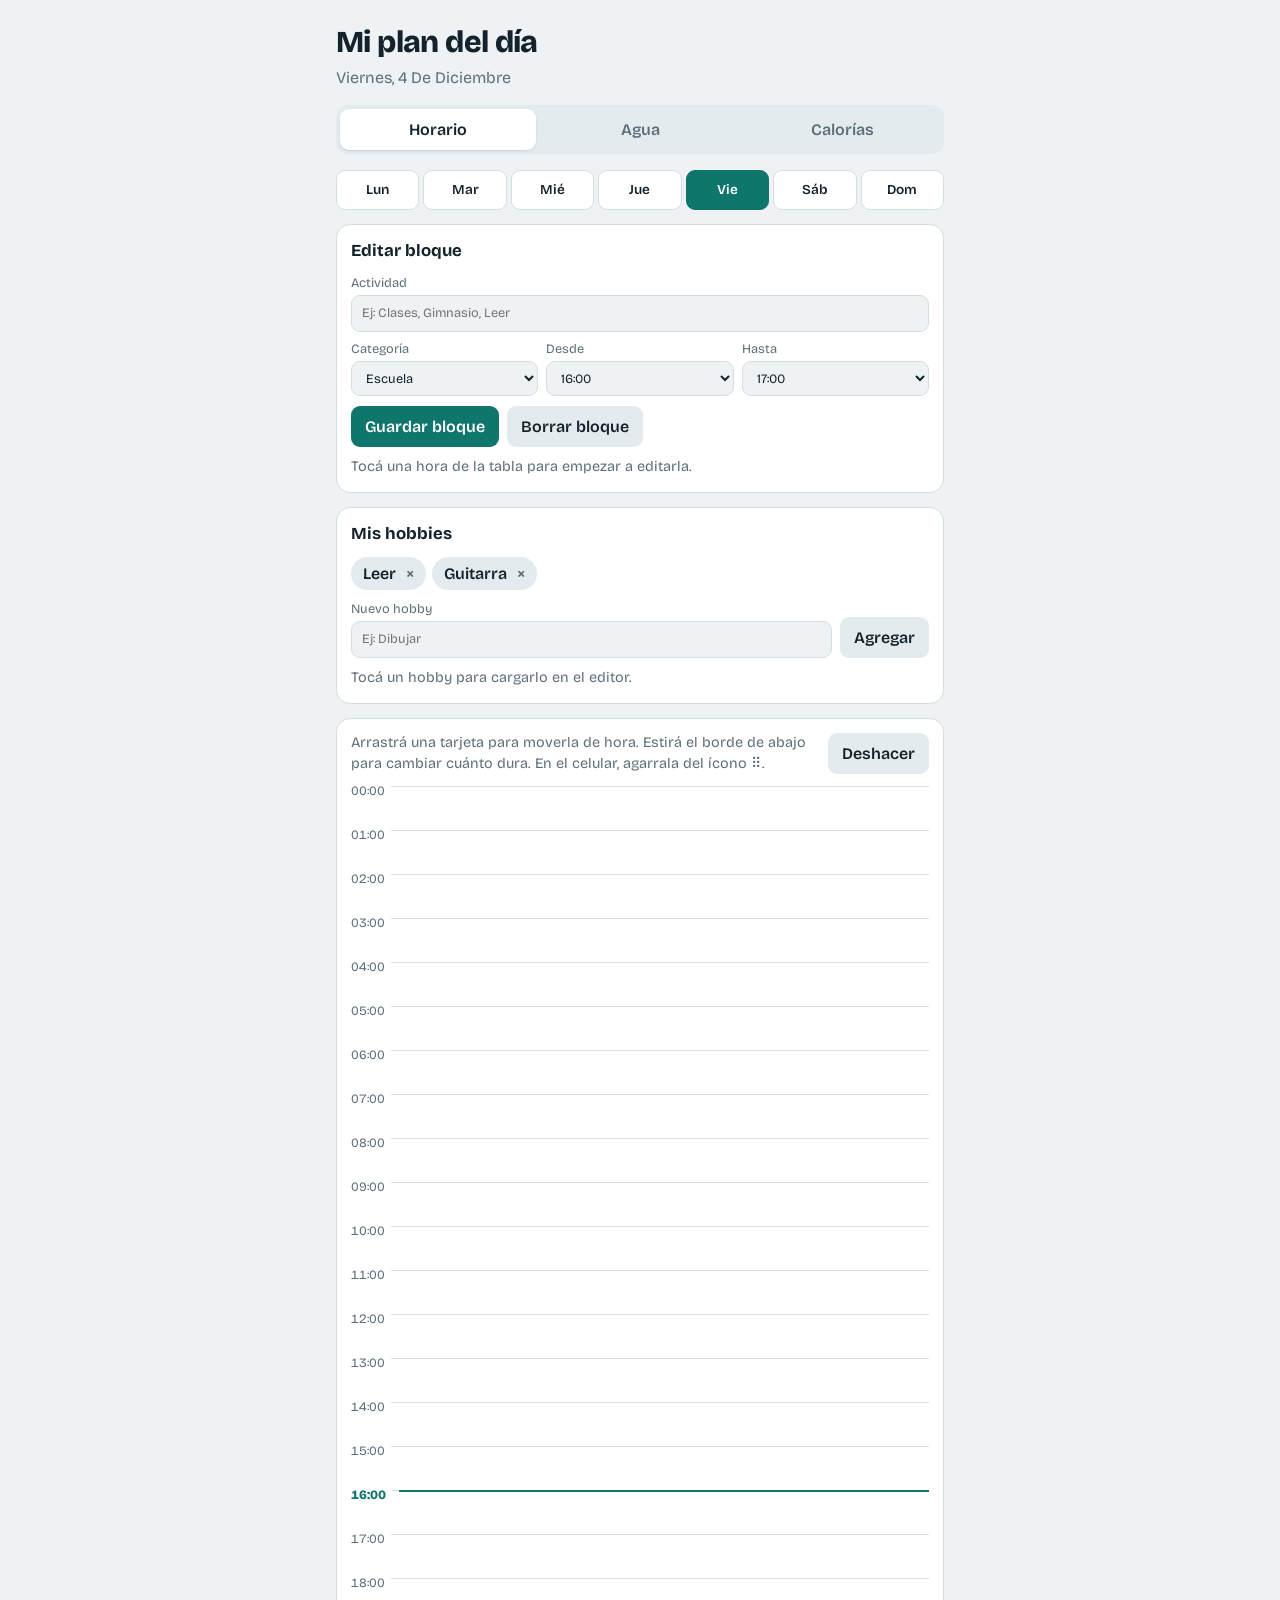
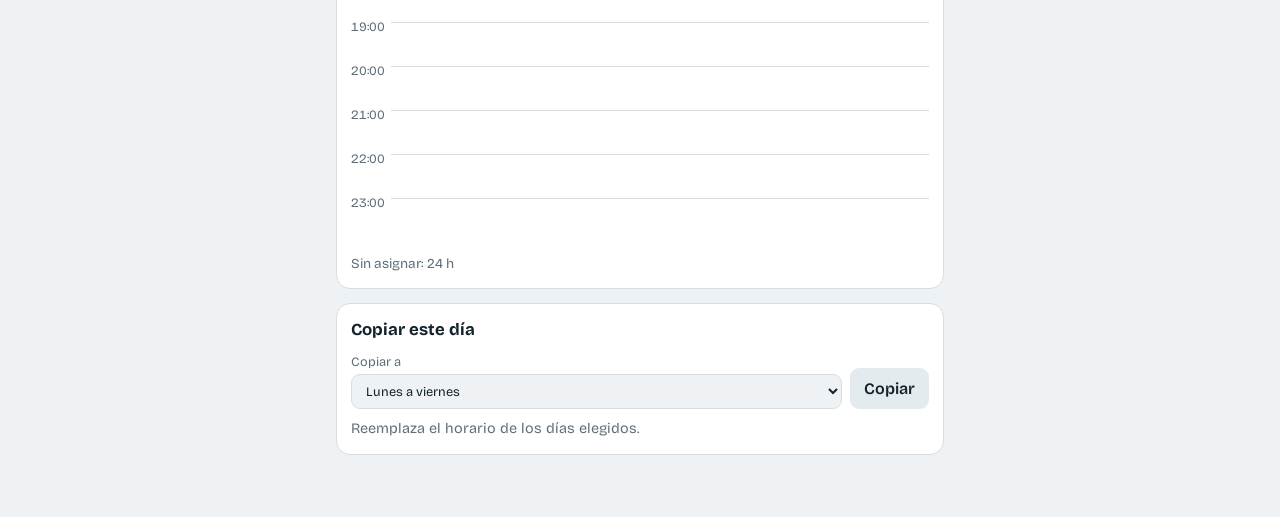
<file: index.html>
<!DOCTYPE html>
<html lang="es">
<head>
<meta charset="utf-8">
<meta name="viewport" content="width=device-width, initial-scale=1, viewport-fit=cover">
<title>Mi plan del día</title>
<link href="https://fonts.googleapis.com/css2?family=Bricolage+Grotesque:wght@400;600;800&display=swap" rel="stylesheet">
<link rel="stylesheet" href="style.css">
</head>
<body>
<main>
  <h1>Mi plan del día</h1>
  <p class="sub" id="fecha"></p>
  <nav role="tablist">
    <button role="tab" data-tab="plan" aria-selected="true">Horario</button>
    <button role="tab" data-tab="agua" aria-selected="false">Agua</button>
    <button role="tab" data-tab="cal" aria-selected="false">Calorías</button>
  </nav>

  <section id="plan">
    <div class="days" id="days" role="group" aria-label="Día de la semana"></div>
    <div class="card">
      <h2>Editar bloque</h2>
      <div class="form">
        <label style="flex-basis:100%">Actividad<input id="e-t" placeholder="Ej: Clases, Gimnasio, Leer"></label>
        <label>Categoría<select id="e-c"></select></label>
        <label>Desde<select id="e-a"></select></label>
        <label>Hasta<select id="e-b"></select></label>
      </div>
      <div class="form" style="margin-top:10px">
        <button class="btn" data-act="guardar">Guardar bloque</button>
        <button class="btn alt" data-act="borrar">Borrar bloque</button>
      </div>
      <p class="mut" style="margin:10px 0 0">Tocá una hora de la tabla para empezar a editarla.</p>
    </div>
    <div class="card">
      <h2>Mis hobbies</h2>
      <div class="chips" id="hobbies"></div>
      <div class="form" style="margin-top:10px">
        <label>Nuevo hobby<input id="h-n" placeholder="Ej: Dibujar"></label>
        <button class="btn alt" data-act="addhobby">Agregar</button>
      </div>
      <p class="mut" style="margin:10px 0 0">Tocá un hobby para cargarlo en el editor.</p>
    </div>
    <div class="card">
      <div class="form" style="margin-bottom:12px;justify-content:space-between;align-items:center">
        <span class="mut" style="flex:1 1 220px">Arrastrá una tarjeta para moverla de hora. Estirá el borde de abajo para cambiar cuánto dura. En el celular, agarrala del ícono ⠿.</span>
        <button class="btn alt" data-act="undo">Deshacer</button>
      </div>
      <div id="grid"></div>
      <div class="tot" id="tot" style="margin-top:12px"></div>
    </div>
    <div class="card">
      <h2>Copiar este día</h2>
      <div class="form">
        <label>Copiar a<select id="cp-to">
          <option value="lv">Lunes a viernes</option>
          <option value="fs">Sábado y domingo</option>
          <option value="all">Todos los días</option>
        </select></label>
        <button class="btn alt" data-act="copiar">Copiar</button>
      </div>
      <p class="mut" id="cp-n" style="margin:10px 0 0">Reemplaza el horario de los días elegidos.</p>
    </div>
  </section>

  <section id="agua" hidden>
    <div class="card">
      <div class="big"><span id="w-v">0</span> <small>ml de <span id="w-g"></span></small></div>
      <div class="bar"><div id="w-b" style="background:var(--water);width:0"></div></div>
      <div class="form">
        <button class="btn" data-act="w" data-v="250">+ 250 ml</button>
        <button class="btn" data-act="w" data-v="500">+ 500 ml</button>
        <button class="btn alt" data-act="wundo">Deshacer último</button>
      </div>
      <div class="form" style="margin-top:12px">
        <label>Otra cantidad (ml)<input id="w-c" type="number" inputmode="numeric" min="1"></label>
        <button class="btn alt" data-act="wcustom">Sumar</button>
        <label>Meta diaria (ml)<input id="w-goal" type="number" inputmode="numeric" min="500"></label>
      </div>
      <p class="mut" id="w-n" style="margin:12px 0 0"></p>
    </div>
  </section>

  <section id="cal" hidden>
    <div class="card">
      <div class="big"><span id="k-v">0</span> <small>kcal de <span id="k-g"></span></small></div>
      <div class="bar"><div id="k-b" style="background:var(--acc);width:0"></div></div>
      <p class="mut" id="k-n" style="margin:0"></p>
    </div>
    <div class="card">
      <h2>Buscar alimento</h2>
      <div class="form">
        <label style="flex-basis:100%">Alimento<input id="s-q" type="search" placeholder="Ej: manzana, milanesa, mate"></label>
        <label>Cantidad (porciones)<input id="s-n" type="number" inputmode="decimal" min="0.25" step="0.25" value="1"></label>
      </div>
      <ul class="list res" id="res"></ul>
      <p class="mut" style="margin:10px 0 0">Valores aproximados por porción. Varían según la marca y la preparación.</p>
    </div>
    <div class="card">
      <h2>Agregar a mano</h2>
      <div class="form">
        <label style="flex-basis:100%">Comida<input id="f-n" placeholder="Ej: Milanesa con puré"></label>
        <label>Calorías (kcal)<input id="f-k" type="number" inputmode="numeric" min="0"></label>
        <button class="btn" data-act="addfood">Agregar</button>
      </div>
      <ul class="list" id="foods"></ul>
      <div class="form" style="margin-top:14px">
        <label>Meta diaria (kcal)<input id="k-goal" type="number" inputmode="numeric" min="500"></label>
      </div>
    </div>
  </section>
</main>

<script src="app.js"></script>
</body>
</html>
</file>
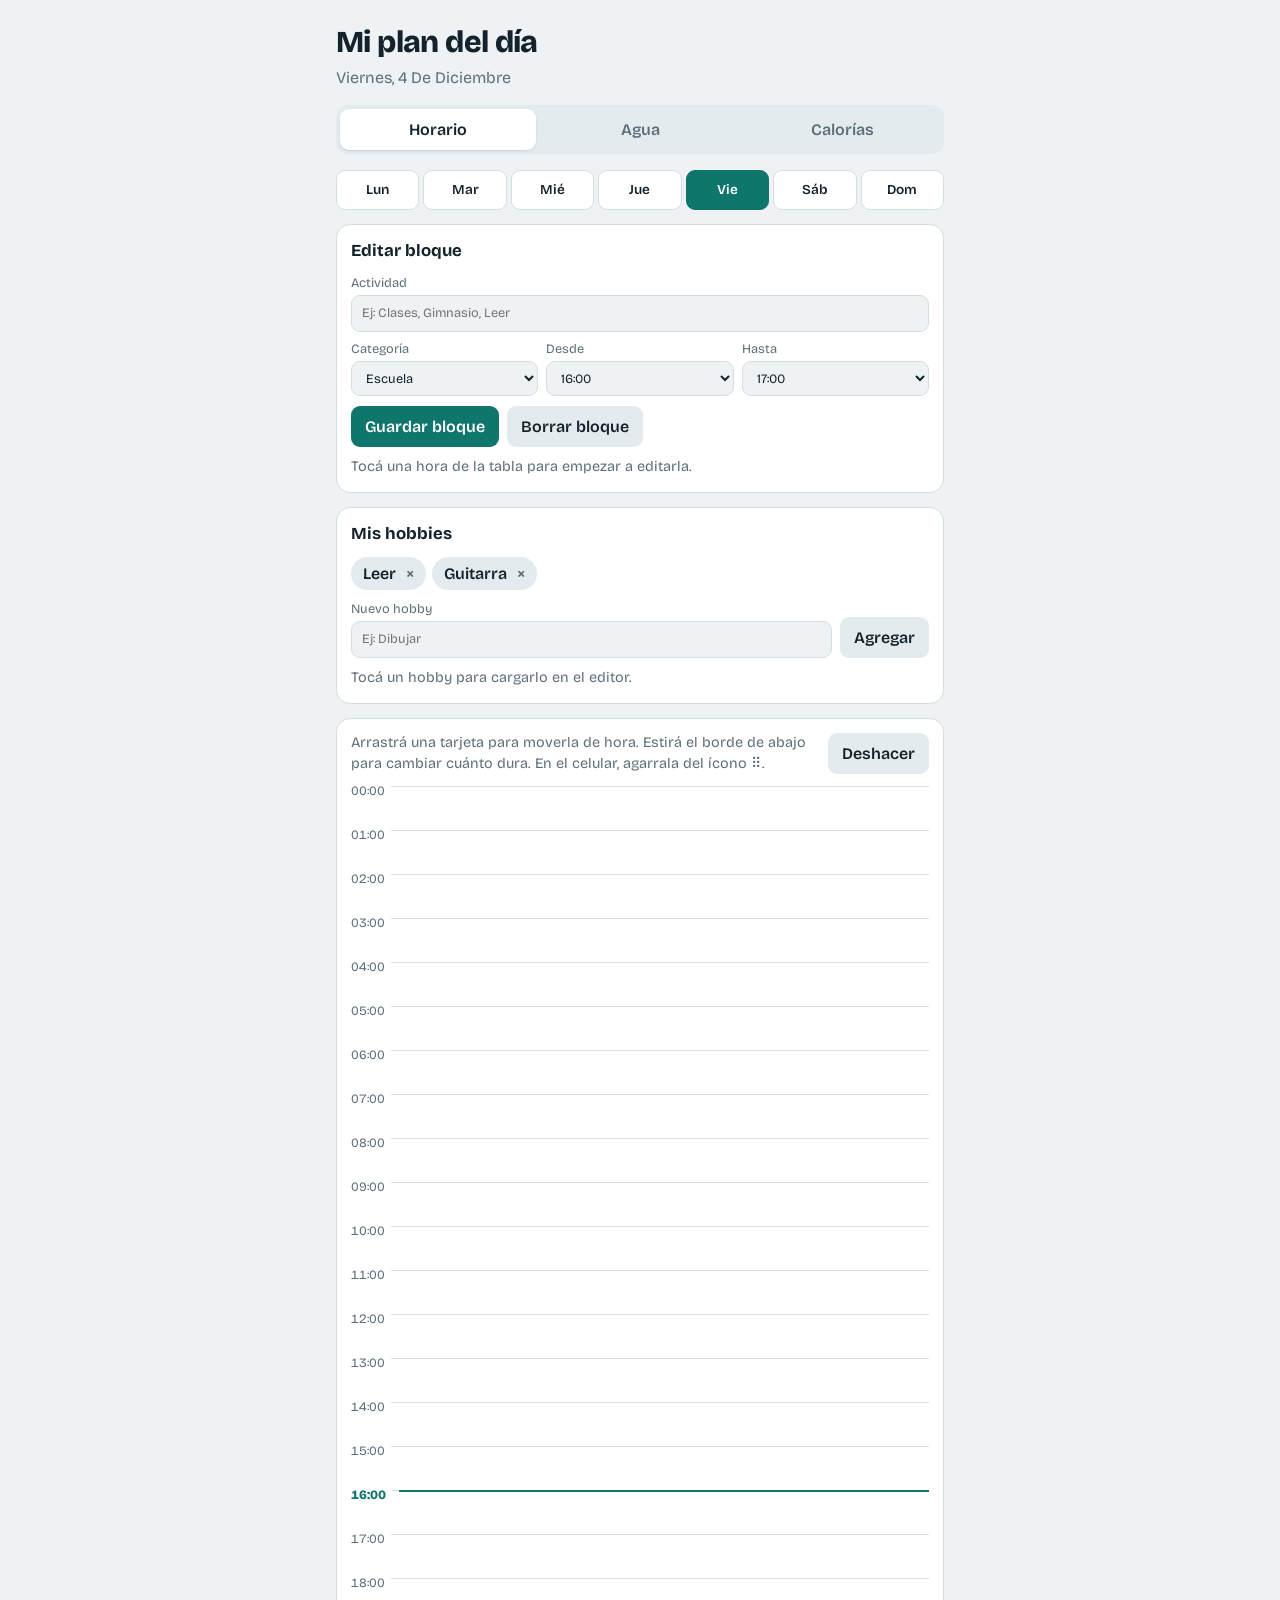
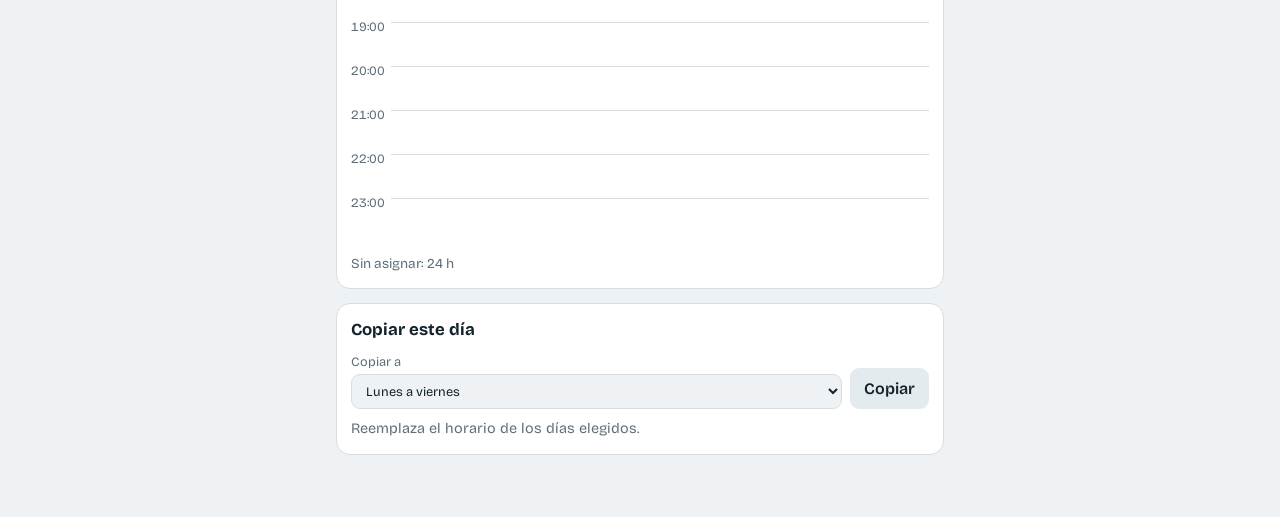
<file: index.htlm.html>
<!DOCTYPE html>
<html lang="es">
<head>
<meta charset="utf-8">
<meta name="viewport" content="width=device-width, initial-scale=1, viewport-fit=cover">
<title>Mi plan del día</title>
<link href="https://fonts.googleapis.com/css2?family=Bricolage+Grotesque:wght@400;600;800&display=swap" rel="stylesheet">
<style>
:root{box-sizing:border-box;padding-top:env(safe-area-inset-top,0px);padding-bottom:env(safe-area-inset-bottom,0px);
--bg:#eef2f4;--card:#fff;--ink:#14232b;--mut:#5d6f78;--line:#d5dee3;--acc:#0f766e;--water:#2a7fba;--soft:#e4ebee;
--escuela:#4f6bed;--trabajo:#c98200;--gimnasio:#c2410c;--libre:#2e9e6b;--hobby:#9b5de5;--descanso:#7b8a93}
@media (prefers-color-scheme:dark){:root:not([data-theme="light"]){--bg:#0f1a20;--card:#17262e;--ink:#e8f0f3;--mut:#93a6af;--line:#2a3d47;--acc:#34d3c2;--water:#5aaae0;--soft:#1e3039}}
:root[data-theme="dark"]{--bg:#0f1a20;--card:#17262e;--ink:#e8f0f3;--mut:#93a6af;--line:#2a3d47;--acc:#34d3c2;--water:#5aaae0;--soft:#1e3039}
*,*:before,*:after{box-sizing:inherit}
html{scroll-padding-top:env(safe-area-inset-top,0px)}
body{margin:0;background:var(--bg);color:var(--ink);font-family:"Bricolage Grotesque",system-ui,-apple-system,"Segoe UI",sans-serif;line-height:1.45}
main{max-width:640px;margin:0 auto;padding:20px 16px 48px}
h1{font-size:1.9rem;font-weight:800;margin:0 0 2px;letter-spacing:-.02em}
h2{font-size:1.05rem;margin:0 0 10px}
.sub{color:var(--mut);margin:0 0 16px;text-transform:capitalize}
nav{display:flex;gap:6px;background:var(--soft);padding:4px;border-radius:12px;margin-bottom:16px}
nav button{flex:1;border:0;background:none;color:var(--mut);font:inherit;font-weight:600;padding:9px;border-radius:9px;cursor:pointer}
nav button[aria-selected=true]{background:var(--card);color:var(--ink);box-shadow:0 1px 2px rgba(0,0,0,.12)}
button:focus-visible,input:focus-visible,select:focus-visible{outline:2px solid var(--acc);outline-offset:2px}
.card{background:var(--card);border:1px solid var(--line);border-radius:14px;padding:14px;margin-bottom:14px}
input,select{font:inherit;color:var(--ink);background:var(--bg);border:1px solid var(--line);border-radius:9px;padding:8px 10px;min-width:0}
.btn{font:inherit;font-weight:600;border:0;border-radius:9px;padding:9px 14px;background:var(--acc);color:#fff;cursor:pointer}
.btn.alt{background:var(--soft);color:var(--ink)}
:root[data-theme="dark"] .btn:not(.alt){color:#06201d}
.form{display:flex;gap:8px;flex-wrap:wrap;align-items:end}
.form label{display:flex;flex-direction:column;font-size:.8rem;color:var(--mut);gap:3px;flex:1 1 110px}
.row{display:flex;align-items:stretch;gap:10px;padding:0;cursor:pointer;border-radius:8px}
.row:hover .blk{filter:brightness(.97)}
.hr{width:48px;flex:none;color:var(--mut);font-size:.85rem;padding:7px 0;font-variant-numeric:tabular-nums}
.blk{flex:1;padding:7px 10px;border-radius:6px;border-left:5px solid transparent;min-height:34px;font-weight:600}
.blk.empty{color:var(--mut);font-weight:400;border-left-color:var(--line)}
.row.now .hr{color:var(--acc);font-weight:800}
.row.now{background:var(--soft)}
.row.sel .blk{outline:2px solid var(--acc)}
.chips{display:flex;flex-wrap:wrap;gap:6px}
.chip{display:inline-flex;align-items:center;gap:4px;background:var(--soft);border-radius:99px;padding:5px 6px 5px 12px;font-weight:600;cursor:pointer}
.chip i{font-style:normal;color:var(--mut);padding:0 6px;cursor:pointer}
.tot{display:flex;flex-wrap:wrap;gap:6px 12px;font-size:.85rem;color:var(--mut)}
.dot{display:inline-block;width:9px;height:9px;border-radius:50%;margin-right:5px}
.big{font-size:2.6rem;font-weight:800;letter-spacing:-.03em;line-height:1}
.big small{font-size:1rem;font-weight:600;color:var(--mut)}
.bar{height:12px;background:var(--soft);border-radius:99px;overflow:hidden;margin:12px 0}
.bar div{height:100%;border-radius:99px;transition:width .3s}
.list{list-style:none;margin:10px 0 0;padding:0}
.list li{display:flex;justify-content:space-between;gap:8px;padding:9px 0;border-top:1px solid var(--line)}
.list button{border:0;background:none;color:var(--mut);cursor:pointer;font:inherit;padding:0 4px}
.mut{color:var(--mut);font-size:.9rem}
.c-escuela{background:color-mix(in srgb,var(--escuela) 18%,var(--card));border-left-color:var(--escuela)}
.c-trabajo{background:color-mix(in srgb,var(--trabajo) 18%,var(--card));border-left-color:var(--trabajo)}
.c-gimnasio{background:color-mix(in srgb,var(--gimnasio) 18%,var(--card));border-left-color:var(--gimnasio)}
.c-libre{background:color-mix(in srgb,var(--libre) 18%,var(--card));border-left-color:var(--libre)}
.c-hobby{background:color-mix(in srgb,var(--hobby) 18%,var(--card));border-left-color:var(--hobby)}
.c-descanso{background:color-mix(in srgb,var(--descanso) 18%,var(--card));border-left-color:var(--descanso)}
.cont{background:none!important;color:transparent;user-select:none}
.days{display:grid;grid-template-columns:repeat(7,1fr);gap:4px;margin-bottom:14px}
.days button{border:1px solid var(--line);background:var(--card);color:var(--ink);font:inherit;font-weight:600;font-size:.85rem;padding:9px 0;border-radius:9px;cursor:pointer}
.days button[aria-pressed=true]{background:var(--acc);border-color:var(--acc);color:#fff}
.days button.hoy{box-shadow:inset 0 -3px 0 var(--acc)}
:root[data-theme="dark"] .days button[aria-pressed=true]{color:#06201d}
.res li{align-items:center}
.res small{display:block;color:var(--mut)}
.list .btn{padding:8px 12px;color:var(--ink);background:var(--soft)}
.tl{position:relative;user-select:none;-webkit-user-select:none}
.hl{position:absolute;left:0;right:0;height:44px;border-top:1px solid var(--line);cursor:pointer}
.hl span{position:relative;top:-9px;font-size:.8rem;color:var(--mut);background:var(--card);padding-right:6px;font-variant-numeric:tabular-nums}
.hl.now span{color:var(--acc);font-weight:800}
.tc{position:absolute;left:56px;right:0;border-radius:8px;border-left-width:5px;border-left-style:solid;padding:6px 40px 6px 10px;overflow:hidden;cursor:grab;touch-action:pan-y;box-shadow:0 1px 2px rgba(0,0,0,.1);z-index:2}
.tc.sel{outline:2px solid var(--acc)}
.tc b{display:block;line-height:1.2}
.tc small{color:var(--mut)}
.gp{position:absolute;right:0;top:0;width:40px;height:30px;display:grid;place-items:center;color:var(--mut);font-size:1.2rem;touch-action:none;cursor:grab}
.rz{position:absolute;left:0;right:0;bottom:0;height:12px;cursor:ns-resize;touch-action:none}
.rz:after{content:"";position:absolute;left:50%;bottom:3px;width:28px;height:3px;margin-left:-14px;border-radius:2px;background:var(--mut);opacity:.5}
.nowl{position:absolute;left:48px;right:0;height:2px;background:var(--acc);z-index:3;pointer-events:none}
[hidden]{display:none!important}
</style>
</head>
<body>
<main>
  <h1>Mi plan del día</h1>
  <p class="sub" id="fecha"></p>
  <nav role="tablist">
    <button role="tab" data-tab="plan" aria-selected="true">Horario</button>
    <button role="tab" data-tab="agua" aria-selected="false">Agua</button>
    <button role="tab" data-tab="cal" aria-selected="false">Calorías</button>
  </nav>

  <section id="plan">
    <div class="days" id="days" role="group" aria-label="Día de la semana"></div>
    <div class="card">
      <h2>Editar bloque</h2>
      <div class="form">
        <label style="flex-basis:100%">Actividad<input id="e-t" placeholder="Ej: Clases, Gimnasio, Leer"></label>
        <label>Categoría<select id="e-c"></select></label>
        <label>Desde<select id="e-a"></select></label>
        <label>Hasta<select id="e-b"></select></label>
      </div>
      <div class="form" style="margin-top:10px">
        <button class="btn" data-act="guardar">Guardar bloque</button>
        <button class="btn alt" data-act="borrar">Borrar bloque</button>
      </div>
      <p class="mut" style="margin:10px 0 0">Tocá una hora de la tabla para empezar a editarla.</p>
    </div>
    <div class="card">
      <h2>Mis hobbies</h2>
      <div class="chips" id="hobbies"></div>
      <div class="form" style="margin-top:10px">
        <label>Nuevo hobby<input id="h-n" placeholder="Ej: Dibujar"></label>
        <button class="btn alt" data-act="addhobby">Agregar</button>
      </div>
      <p class="mut" style="margin:10px 0 0">Tocá un hobby para cargarlo en el editor.</p>
    </div>
    <div class="card">
      <div class="form" style="margin-bottom:12px;justify-content:space-between;align-items:center">
        <span class="mut" style="flex:1 1 220px">Arrastrá una tarjeta para moverla de hora. Estirá el borde de abajo para cambiar cuánto dura. En el celular, agarrala del ícono ⠿.</span>
        <button class="btn alt" data-act="undo">Deshacer</button>
      </div>
      <div id="grid"></div>
      <div class="tot" id="tot" style="margin-top:12px"></div>
    </div>
    <div class="card">
      <h2>Copiar este día</h2>
      <div class="form">
        <label>Copiar a<select id="cp-to">
          <option value="lv">Lunes a viernes</option>
          <option value="fs">Sábado y domingo</option>
          <option value="all">Todos los días</option>
        </select></label>
        <button class="btn alt" data-act="copiar">Copiar</button>
      </div>
      <p class="mut" id="cp-n" style="margin:10px 0 0">Reemplaza el horario de los días elegidos.</p>
    </div>
  </section>

  <section id="agua" hidden>
    <div class="card">
      <div class="big"><span id="w-v">0</span> <small>ml de <span id="w-g"></span></small></div>
      <div class="bar"><div id="w-b" style="background:var(--water);width:0"></div></div>
      <div class="form">
        <button class="btn" data-act="w" data-v="250">+ 250 ml</button>
        <button class="btn" data-act="w" data-v="500">+ 500 ml</button>
        <button class="btn alt" data-act="wundo">Deshacer último</button>
      </div>
      <div class="form" style="margin-top:12px">
        <label>Otra cantidad (ml)<input id="w-c" type="number" inputmode="numeric" min="1"></label>
        <button class="btn alt" data-act="wcustom">Sumar</button>
        <label>Meta diaria (ml)<input id="w-goal" type="number" inputmode="numeric" min="500"></label>
      </div>
      <p class="mut" id="w-n" style="margin:12px 0 0"></p>
    </div>
  </section>

  <section id="cal" hidden>
    <div class="card">
      <div class="big"><span id="k-v">0</span> <small>kcal de <span id="k-g"></span></small></div>
      <div class="bar"><div id="k-b" style="background:var(--acc);width:0"></div></div>
      <p class="mut" id="k-n" style="margin:0"></p>
    </div>
    <div class="card">
      <h2>Buscar alimento</h2>
      <div class="form">
        <label style="flex-basis:100%">Alimento<input id="s-q" type="search" placeholder="Ej: manzana, milanesa, mate"></label>
        <label>Cantidad (porciones)<input id="s-n" type="number" inputmode="decimal" min="0.25" step="0.25" value="1"></label>
      </div>
      <ul class="list res" id="res"></ul>
      <p class="mut" style="margin:10px 0 0">Valores aproximados por porción. Varían según la marca y la preparación.</p>
    </div>
    <div class="card">
      <h2>Agregar a mano</h2>
      <div class="form">
        <label style="flex-basis:100%">Comida<input id="f-n" placeholder="Ej: Milanesa con puré"></label>
        <label>Calorías (kcal)<input id="f-k" type="number" inputmode="numeric" min="0"></label>
        <button class="btn" data-act="addfood">Agregar</button>
      </div>
      <ul class="list" id="foods"></ul>
      <div class="form" style="margin-top:14px">
        <label>Meta diaria (kcal)<input id="k-goal" type="number" inputmode="numeric" min="500"></label>
      </div>
    </div>
  </section>
</main>

<script>
const CATS={escuela:'Escuela',trabajo:'Trabajo',gimnasio:'Gimnasio',libre:'Tiempo libre',hobby:'Hobby',descanso:'Descanso'};
const KEY='plandia-v1';
let S=null;
try{S=JSON.parse(localStorage.getItem(KEY))}catch(e){}
S=S||{};
const blank=()=>Array.from({length:24},()=>({t:'',c:''}));
if(!S.plans){S.plans=Array.from({length:7},()=>S.plan?JSON.parse(JSON.stringify(S.plan)):blank());delete S.plan}
const DN=['Lun','Mar','Mié','Jue','Vie','Sáb','Dom'];
const todayDow=()=>(new Date().getDay()+6)%7;
let selDay=todayDow();
const P=()=>S.plans[selDay];
const FOODS=`Manzana|1 mediana|95
Banana|1 mediana|105
Naranja|1 mediana|62
Mandarina|1 unidad|47
Pera|1 mediana|100
Durazno|1 mediano|60
Frutillas|1 taza (150 g)|50
Uvas|1 taza (150 g)|100
Sandía|1 tajada grande|85
Palta|½ unidad|160
Tomate|1 mediano|22
Zanahoria|1 mediana|25
Lechuga|1 plato|8
Papa hervida|1 mediana (150 g)|130
Batata hervida|1 mediana|115
Zapallo cocido|1 taza|50
Puré de papa|1 taza|210
Papas fritas|1 porción (100 g)|310
Pan francés|1 miñón (30 g)|80
Pan lactal|1 rebanada|75
Galletitas de agua|3 unidades|70
Arroz cocido|1 taza (160 g)|205
Fideos cocidos|1 plato (200 g)|280
Fideos con salsa|1 plato|400
Ravioles con salsa|1 plato|450
Polenta cocida|1 plato (200 g)|140
Avena|40 g|150
Cereales de desayuno|30 g|115
Lentejas cocidas|1 taza|230
Garbanzos cocidos|1 taza|270
Milanesa de carne frita|1 unidad (120 g)|330
Milanesa al horno|1 unidad (120 g)|250
Bife de chorizo|200 g|450
Asado (costilla)|150 g|420
Pechuga de pollo a la plancha|150 g|250
Muslo de pollo al horno|1 unidad|230
Merluza al horno|150 g|130
Atún al natural|1 lata (120 g)|120
Huevo|1 unidad|75
Jamón cocido|2 fetas|60
Chorizo (parrilla)|1 unidad|300
Hamburguesa casera con pan|1 unidad|450
Empanada de carne al horno|1 unidad|250
Empanada de carne frita|1 unidad|330
Pizza de muzzarella|1 porción|270
Tarta de verdura|1 porción|250
Sándwich de miga|1 unidad|150
Leche entera|1 vaso (200 ml)|125
Leche descremada|1 vaso (200 ml)|70
Yogur entero|1 pote (190 g)|130
Yogur descremado|1 pote (190 g)|80
Queso cremoso|30 g|90
Queso de máquina|1 feta|70
Queso port salut|30 g|100
Manteca|1 cucharada|100
Aceite|1 cucharada|120
Dulce de leche|1 cucharada (20 g)|60
Mermelada|1 cucharada|50
Medialuna|1 unidad|180
Alfajor simple|1 unidad|200
Alfajor triple|1 unidad|350
Chocolate|3 cuadraditos (25 g)|135
Helado|1 bocha|130
Barra de cereal|1 unidad|90
Maní|30 g|170
Almendras|30 g|175
Nueces|30 g|195
Snack de papas|bolsa chica (50 g)|270
Gaseosa|1 vaso (250 ml)|105
Gaseosa light|1 vaso (250 ml)|0
Jugo de naranja|1 vaso (250 ml)|110
Café con leche y azúcar|1 taza|90
Café solo|1 taza|5
Mate amargo|1 mate cebado|5
Mate con azúcar|1 mate cebado|30
Cerveza|1 lata (350 ml)|150
Vino|1 copa|125
Proteína en polvo|1 scoop|120
Azúcar|1 cucharadita|16`.split('\n').map(l=>{const [n,p,k]=l.split('|');return{n,p,k:+k}});
const norm=s=>s.normalize('NFD').replace(/[\u0300-\u036f]/g,'').toLowerCase();
S.hobbies=S.hobbies||['Leer','Guitarra'];
S.days=S.days||{};
S.goals=S.goals||{water:2000,kcal:2000};
const save=()=>{try{localStorage.setItem(KEY,JSON.stringify(S))}catch(e){}};
const $=id=>document.getElementById(id);
const esc=s=>String(s).replace(/[&<>"']/g,c=>({'&':'&amp;','<':'&lt;','>':'&gt;','"':'&quot;',"'":'&#39;'}[c]));
const pad=h=>String(h).padStart(2,'0')+':00';
const key=()=>{const d=new Date();return d.getFullYear()+'-'+pad(d.getMonth()+1).slice(0,2)+'-'+pad(d.getDate()).slice(0,2)};
const day=()=>S.days[key()]||(S.days[key()]={water:[],food:[]});
let sel=new Date().getHours();

// selects
$('e-c').innerHTML=Object.entries(CATS).map(([k,v])=>`<option value="${k}">${v}</option>`).join('');
$('e-a').innerHTML=Array.from({length:24},(_,h)=>`<option value="${h}">${pad(h)}</option>`).join('');
$('e-b').innerHTML=Array.from({length:24},(_,h)=>`<option value="${h+1}">${pad(h+1)}</option>`).join('');

$('fecha').textContent=new Date().toLocaleDateString('es-AR',{weekday:'long',day:'numeric',month:'long'});

const ROW=44;
function runs(){const r=[],p=P();let h=0;while(h<24){const b=p[h];if(!b.t){h++;continue}let e=h+1;while(e<24&&p[e].t===b.t&&p[e].c===b.c)e++;r.push({s:h,e,t:b.t,c:b.c});h=e}return r}
const runAt=h=>runs().find(r=>h>=r.s&&h<r.e);
let undo=null,drag=null,suppress=false;
const snap=()=>{undo={d:selDay,p:JSON.stringify(P())}};
function loadEditor(h){
  sel=h;const b=P()[h],r=runAt(h);
  $('e-t').value=b.t;$('e-c').value=b.c||'escuela';
  $('e-a').value=r?r.s:h;$('e-b').value=r?r.e:h+1;
  renderPlan();
}
function renderPlan(){
  const isToday=selDay===todayDow();
  const now=isToday?new Date().getHours():-1;
  $('days').innerHTML=DN.map((n,i)=>`<button data-day="${i}" aria-pressed="${i===selDay}" class="${i===todayDow()?'hoy':''}">${n}</button>`).join('');
  const m=new Date();
  const lines=Array.from({length:24},(_,h)=>`<div class="hl${h===now?' now':''}" data-h="${h}" style="top:${h*ROW}px"><span>${pad(h)}</span></div>`).join('');
  const cards=runs().map(r=>`<div class="tc c-${r.c||'libre'}${r.s<=sel&&sel<r.e?' sel':''}" data-s="${r.s}" data-e="${r.e}" style="top:${r.s*ROW+1}px;height:${(r.e-r.s)*ROW-2}px"><b>${esc(r.t)}</b><small>${pad(r.s)} a ${pad(r.e)}</small><span class="gp" aria-hidden="true">⠿</span><span class="rz"></span></div>`).join('');
  const nl=isToday?`<div class="nowl" style="top:${(m.getHours()+m.getMinutes()/60)*ROW}px"></div>`:'';
  $('grid').innerHTML=`<div class="tl" style="height:${24*ROW}px">${lines}${cards}${nl}</div>`;
  const cnt={};P().forEach(b=>{if(b.t){cnt[b.c]=(cnt[b.c]||0)+1}});
  const tt=Object.keys(cnt).map(k=>`<span><span class="dot" style="background:var(--${k})"></span>${CATS[k]}: ${cnt[k]} h</span>`).join('');
  const empty=P().filter(b=>!b.t).length;
  $('tot').innerHTML=(tt||'')+(empty?`<span>Sin asignar: ${empty} h</span>`:'');
}
function renderHobbies(){
  $('hobbies').innerHTML=S.hobbies.length?S.hobbies.map((h,i)=>`<span class="chip" data-hob="${i}">${esc(h)}<i data-del="${i}" title="Quitar" aria-label="Quitar ${esc(h)}">×</i></span>`).join(''):'<span class="mut">Todavía no agregaste hobbies.</span>';
}
function renderWater(){
  const d=day(),tot=d.water.reduce((a,b)=>a+b,0),g=S.goals.water;
  $('w-v').textContent=tot;$('w-g').textContent=g;
  $('w-b').style.width=Math.min(100,tot/g*100)+'%';
  $('w-goal').value=g;
  $('w-n').textContent=tot>=g?'¡Meta cumplida por hoy!':`Te faltan ${g-tot} ml.`;
}
function renderCal(){
  const d=day(),tot=d.food.reduce((a,f)=>a+f.k,0),g=S.goals.kcal;
  $('k-v').textContent=tot;$('k-g').textContent=g;
  $('k-b').style.width=Math.min(100,tot/g*100)+'%';
  $('k-b').style.background=tot>g?'var(--gimnasio)':'var(--acc)';
  $('k-goal').value=g;
  $('k-n').textContent=tot>g?`Te pasaste por ${tot-g} kcal.`:`Te quedan ${g-tot} kcal.`;
  $('foods').innerHTML=d.food.length?d.food.map((f,i)=>`<li><span>${esc(f.n)}</span><span>${f.k} kcal <button data-delf="${i}" aria-label="Quitar ${esc(f.n)}">×</button></span></li>`).join(''):'<li class="mut">Todavía no cargaste comidas hoy.</li>';
}

document.addEventListener('click',e=>{
  if(suppress)return;
  const t=e.target;
  const tab=t.closest('[data-tab]');
  if(tab){
    document.querySelectorAll('nav button').forEach(b=>b.setAttribute('aria-selected',b===tab));
    ['plan','agua','cal'].forEach(id=>$(id).hidden=id!==tab.dataset.tab);return;
  }
  const dbtn=t.closest('[data-day]');
  if(dbtn){selDay=+dbtn.dataset.day;loadEditor(sel);return}
  const tc=t.closest('.tc');
  if(tc){loadEditor(+tc.dataset.s);return}
  const hl=t.closest('.hl');
  if(hl){loadEditor(+hl.dataset.h);$('e-t').focus({preventScroll:true});return}
  if(t.dataset.act==='undo'){if(undo){S.plans[undo.d]=JSON.parse(undo.p);selDay=undo.d;undo=null;save();loadEditor(sel)}return}
  const add=t.closest('[data-addres]');
  if(add){
    const f=FOODS[+add.dataset.addres],q=+$('s-n').value||1;
    day().food.push({n:(q===1?'':q+' × ')+f.n,k:Math.round(f.k*q)});
    save();renderCal();return;
  }
  if(t.dataset.act==='copiar'){
    const to=$('cp-to').value;
    const idx=to==='lv'?[0,1,2,3,4]:to==='fs'?[5,6]:[0,1,2,3,4,5,6];
    idx.filter(i=>i!==selDay).forEach(i=>S.plans[i]=JSON.parse(JSON.stringify(P())));
    save();$('cp-n').textContent='Listo, copiaste el '+DN[selDay]+' a los días elegidos.';return;
  }
  if(t.dataset.del!==undefined){S.hobbies.splice(+t.dataset.del,1);save();renderHobbies();return}
  const hob=t.closest('[data-hob]');
  if(hob){$('e-t').value=S.hobbies[+hob.dataset.hob];$('e-c').value='hobby';return}
  if(t.dataset.delf!==undefined){day().food.splice(+t.dataset.delf,1);save();renderCal();return}
  const a=t.dataset.act;
  if(a==='guardar'||a==='borrar'){
    snap();
    let from=+$('e-a').value,to=+$('e-b').value;
    if(to<=from)to=from+1;
    const name=a==='guardar'?$('e-t').value.trim():'';
    if(a==='guardar'&&!name){$('e-t').focus();return}
    for(let h=from;h<to;h++)P()[h]=name?{t:name,c:$('e-c').value}:{t:'',c:''};
    save();renderPlan();
  }
  if(a==='addhobby'){
    const v=$('h-n').value.trim();
    if(v&&!S.hobbies.includes(v)){S.hobbies.push(v);save();renderHobbies()}
    $('h-n').value='';
  }
  if(a==='w'){day().water.push(+t.dataset.v);save();renderWater()}
  if(a==='wundo'){day().water.pop();save();renderWater()}
  if(a==='wcustom'){const v=Math.round(+$('w-c').value);if(v>0){day().water.push(v);save();renderWater()}$('w-c').value=''}
  if(a==='addfood'){
    const n=$('f-n').value.trim(),k=Math.round(+$('f-k').value);
    if(!n||!(k>=0)||$('f-k').value===''){(n?$('f-k'):$('f-n')).focus();return}
    day().food.push({n,k});save();renderCal();$('f-n').value='';$('f-k').value='';$('f-n').focus();
  }
});
$('grid').addEventListener('pointerdown',e=>{
  const card=e.target.closest('.tc');if(!card)return;
  const rz=e.target.closest('.rz');
  if(e.pointerType==='touch'&&!rz&&!e.target.closest('.gp'))return;
  e.preventDefault();
  try{card.setPointerCapture(e.pointerId)}catch(x){}
  drag={card,mode:rz?'rs':'mv',y0:e.clientY,s:+card.dataset.s,e:+card.dataset.e,d:0,moved:false};
});
document.addEventListener('pointermove',e=>{
  if(!drag)return;
  const dy=e.clientY-drag.y0;
  if(Math.abs(dy)>4)drag.moved=true;
  if(!drag.moved)return;
  const d=Math.round(dy/ROW),len=drag.e-drag.s;
  if(drag.mode==='mv'){const ns=Math.max(0,Math.min(24-len,drag.s+d));drag.d=ns-drag.s;drag.card.style.top=(ns*ROW+1)+'px';drag.card.style.zIndex=5}
  else{const ne=Math.max(drag.s+1,Math.min(24,drag.e+d));drag.d=ne-drag.e;drag.card.style.height=((ne-drag.s)*ROW-2)+'px'}
});
document.addEventListener('pointerup',()=>{
  if(!drag)return;const g=drag;drag=null;
  if(!g.moved)return;
  suppress=true;setTimeout(()=>suppress=false,0);
  if(g.d!==0){
    snap();const p=P(),t=p[g.s].t,c=p[g.s].c,len=g.e-g.s;
    if(g.mode==='mv'){
      for(let h=g.s;h<g.e;h++)p[h]={t:'',c:''};
      for(let h=g.s+g.d;h<g.s+g.d+len;h++)p[h]={t,c};
      sel=g.s+g.d;
    }else{
      const ne=g.e+g.d;
      for(let h=g.e;h<ne;h++)p[h]={t,c};
      for(let h=ne;h<g.e;h++)p[h]={t:'',c:''};
    }
    save();
  }
  loadEditor(sel);
});
document.addEventListener('pointercancel',()=>{if(drag){drag=null;renderPlan()}});
function renderRes(){
  const q=norm($('s-q').value.trim());
  if(!q){$('res').innerHTML='<li class="mut">Escribí el nombre de un alimento para ver sus calorías.</li>';return}
  const hits=FOODS.map((f,i)=>({f,i})).filter(o=>norm(o.f.n).includes(q)).slice(0,8);
  $('res').innerHTML=hits.length?hits.map(o=>`<li><span>${esc(o.f.n)}<small>${esc(o.f.p)} · ${o.f.k} kcal</small></span><button class="btn alt" data-addres="${o.i}">Agregar</button></li>`).join(''):'<li class="mut">No encontré ese alimento. Probá con otro nombre o cargalo a mano más abajo.</li>';
}
$('s-q').addEventListener('input',renderRes);
renderRes();
$('w-goal').addEventListener('change',e=>{const v=+e.target.value;if(v>=500){S.goals.water=v;save()}renderWater()});
$('k-goal').addEventListener('change',e=>{const v=+e.target.value;if(v>=500){S.goals.kcal=v;save()}renderCal()});
['f-n','f-k'].forEach(id=>$(id).addEventListener('keydown',e=>{if(e.key==='Enter')document.querySelector('[data-act=addfood]').click()}));
$('h-n').addEventListener('keydown',e=>{if(e.key==='Enter')document.querySelector('[data-act=addhobby]').click()});

loadEditor(sel);renderHobbies();renderWater();renderCal();
</script>
</body>
</html>
</file>
<file: style.css>
:root{box-sizing:border-box;padding-top:env(safe-area-inset-top,0px);padding-bottom:env(safe-area-inset-bottom,0px);
--bg:#eef2f4;--card:#fff;--ink:#14232b;--mut:#5d6f78;--line:#d5dee3;--acc:#0f766e;--water:#2a7fba;--soft:#e4ebee;
--escuela:#4f6bed;--trabajo:#c98200;--gimnasio:#c2410c;--libre:#2e9e6b;--hobby:#9b5de5;--descanso:#7b8a93}
@media (prefers-color-scheme:dark){:root:not([data-theme="light"]){--bg:#0f1a20;--card:#17262e;--ink:#e8f0f3;--mut:#93a6af;--line:#2a3d47;--acc:#34d3c2;--water:#5aaae0;--soft:#1e3039}}
:root[data-theme="dark"]{--bg:#0f1a20;--card:#17262e;--ink:#e8f0f3;--mut:#93a6af;--line:#2a3d47;--acc:#34d3c2;--water:#5aaae0;--soft:#1e3039}
*,*:before,*:after{box-sizing:inherit}
html{scroll-padding-top:env(safe-area-inset-top,0px)}
body{margin:0;background:var(--bg);color:var(--ink);font-family:"Bricolage Grotesque",system-ui,-apple-system,"Segoe UI",sans-serif;line-height:1.45}
main{max-width:640px;margin:0 auto;padding:20px 16px 48px}
h1{font-size:1.9rem;font-weight:800;margin:0 0 2px;letter-spacing:-.02em}
h2{font-size:1.05rem;margin:0 0 10px}
.sub{color:var(--mut);margin:0 0 16px;text-transform:capitalize}
nav{display:flex;gap:6px;background:var(--soft);padding:4px;border-radius:12px;margin-bottom:16px}
nav button{flex:1;border:0;background:none;color:var(--mut);font:inherit;font-weight:600;padding:9px;border-radius:9px;cursor:pointer}
nav button[aria-selected=true]{background:var(--card);color:var(--ink);box-shadow:0 1px 2px rgba(0,0,0,.12)}
button:focus-visible,input:focus-visible,select:focus-visible{outline:2px solid var(--acc);outline-offset:2px}
.card{background:var(--card);border:1px solid var(--line);border-radius:14px;padding:14px;margin-bottom:14px}
input,select{font:inherit;color:var(--ink);background:var(--bg);border:1px solid var(--line);border-radius:9px;padding:8px 10px;min-width:0}
.btn{font:inherit;font-weight:600;border:0;border-radius:9px;padding:9px 14px;background:var(--acc);color:#fff;cursor:pointer}
.btn.alt{background:var(--soft);color:var(--ink)}
:root[data-theme="dark"] .btn:not(.alt){color:#06201d}
.form{display:flex;gap:8px;flex-wrap:wrap;align-items:end}
.form label{display:flex;flex-direction:column;font-size:.8rem;color:var(--mut);gap:3px;flex:1 1 110px}
.row{display:flex;align-items:stretch;gap:10px;padding:0;cursor:pointer;border-radius:8px}
.row:hover .blk{filter:brightness(.97)}
.hr{width:48px;flex:none;color:var(--mut);font-size:.85rem;padding:7px 0;font-variant-numeric:tabular-nums}
.blk{flex:1;padding:7px 10px;border-radius:6px;border-left:5px solid transparent;min-height:34px;font-weight:600}
.blk.empty{color:var(--mut);font-weight:400;border-left-color:var(--line)}
.row.now .hr{color:var(--acc);font-weight:800}
.row.now{background:var(--soft)}
.row.sel .blk{outline:2px solid var(--acc)}
.chips{display:flex;flex-wrap:wrap;gap:6px}
.chip{display:inline-flex;align-items:center;gap:4px;background:var(--soft);border-radius:99px;padding:5px 6px 5px 12px;font-weight:600;cursor:pointer}
.chip i{font-style:normal;color:var(--mut);padding:0 6px;cursor:pointer}
.tot{display:flex;flex-wrap:wrap;gap:6px 12px;font-size:.85rem;color:var(--mut)}
.dot{display:inline-block;width:9px;height:9px;border-radius:50%;margin-right:5px}
.big{font-size:2.6rem;font-weight:800;letter-spacing:-.03em;line-height:1}
.big small{font-size:1rem;font-weight:600;color:var(--mut)}
.bar{height:12px;background:var(--soft);border-radius:99px;overflow:hidden;margin:12px 0}
.bar div{height:100%;border-radius:99px;transition:width .3s}
.list{list-style:none;margin:10px 0 0;padding:0}
.list li{display:flex;justify-content:space-between;gap:8px;padding:9px 0;border-top:1px solid var(--line)}
.list button{border:0;background:none;color:var(--mut);cursor:pointer;font:inherit;padding:0 4px}
.mut{color:var(--mut);font-size:.9rem}
.c-escuela{background:color-mix(in srgb,var(--escuela) 18%,var(--card));border-left-color:var(--escuela)}
.c-trabajo{background:color-mix(in srgb,var(--trabajo) 18%,var(--card));border-left-color:var(--trabajo)}
.c-gimnasio{background:color-mix(in srgb,var(--gimnasio) 18%,var(--card));border-left-color:var(--gimnasio)}
.c-libre{background:color-mix(in srgb,var(--libre) 18%,var(--card));border-left-color:var(--libre)}
.c-hobby{background:color-mix(in srgb,var(--hobby) 18%,var(--card));border-left-color:var(--hobby)}
.c-descanso{background:color-mix(in srgb,var(--descanso) 18%,var(--card));border-left-color:var(--descanso)}
.cont{background:none!important;color:transparent;user-select:none}
.days{display:grid;grid-template-columns:repeat(7,1fr);gap:4px;margin-bottom:14px}
.days button{border:1px solid var(--line);background:var(--card);color:var(--ink);font:inherit;font-weight:600;font-size:.85rem;padding:9px 0;border-radius:9px;cursor:pointer}
.days button[aria-pressed=true]{background:var(--acc);border-color:var(--acc);color:#fff}
.days button.hoy{box-shadow:inset 0 -3px 0 var(--acc)}
:root[data-theme="dark"] .days button[aria-pressed=true]{color:#06201d}
.res li{align-items:center}
.res small{display:block;color:var(--mut)}
.list .btn{padding:8px 12px;color:var(--ink);background:var(--soft)}
.tl{position:relative;user-select:none;-webkit-user-select:none}
.hl{position:absolute;left:0;right:0;height:44px;border-top:1px solid var(--line);cursor:pointer}
.hl span{position:relative;top:-9px;font-size:.8rem;color:var(--mut);background:var(--card);padding-right:6px;font-variant-numeric:tabular-nums}
.hl.now span{color:var(--acc);font-weight:800}
.tc{position:absolute;left:56px;right:0;border-radius:8px;border-left-width:5px;border-left-style:solid;padding:6px 40px 6px 10px;overflow:hidden;cursor:grab;touch-action:pan-y;box-shadow:0 1px 2px rgba(0,0,0,.1);z-index:2}
.tc.sel{outline:2px solid var(--acc)}
.tc b{display:block;line-height:1.2}
.tc small{color:var(--mut)}
.gp{position:absolute;right:0;top:0;width:40px;height:30px;display:grid;place-items:center;color:var(--mut);font-size:1.2rem;touch-action:none;cursor:grab}
.rz{position:absolute;left:0;right:0;bottom:0;height:12px;cursor:ns-resize;touch-action:none}
.rz:after{content:"";position:absolute;left:50%;bottom:3px;width:28px;height:3px;margin-left:-14px;border-radius:2px;background:var(--mut);opacity:.5}
.nowl{position:absolute;left:48px;right:0;height:2px;background:var(--acc);z-index:3;pointer-events:none}
[hidden]{display:none!important}
</file>
